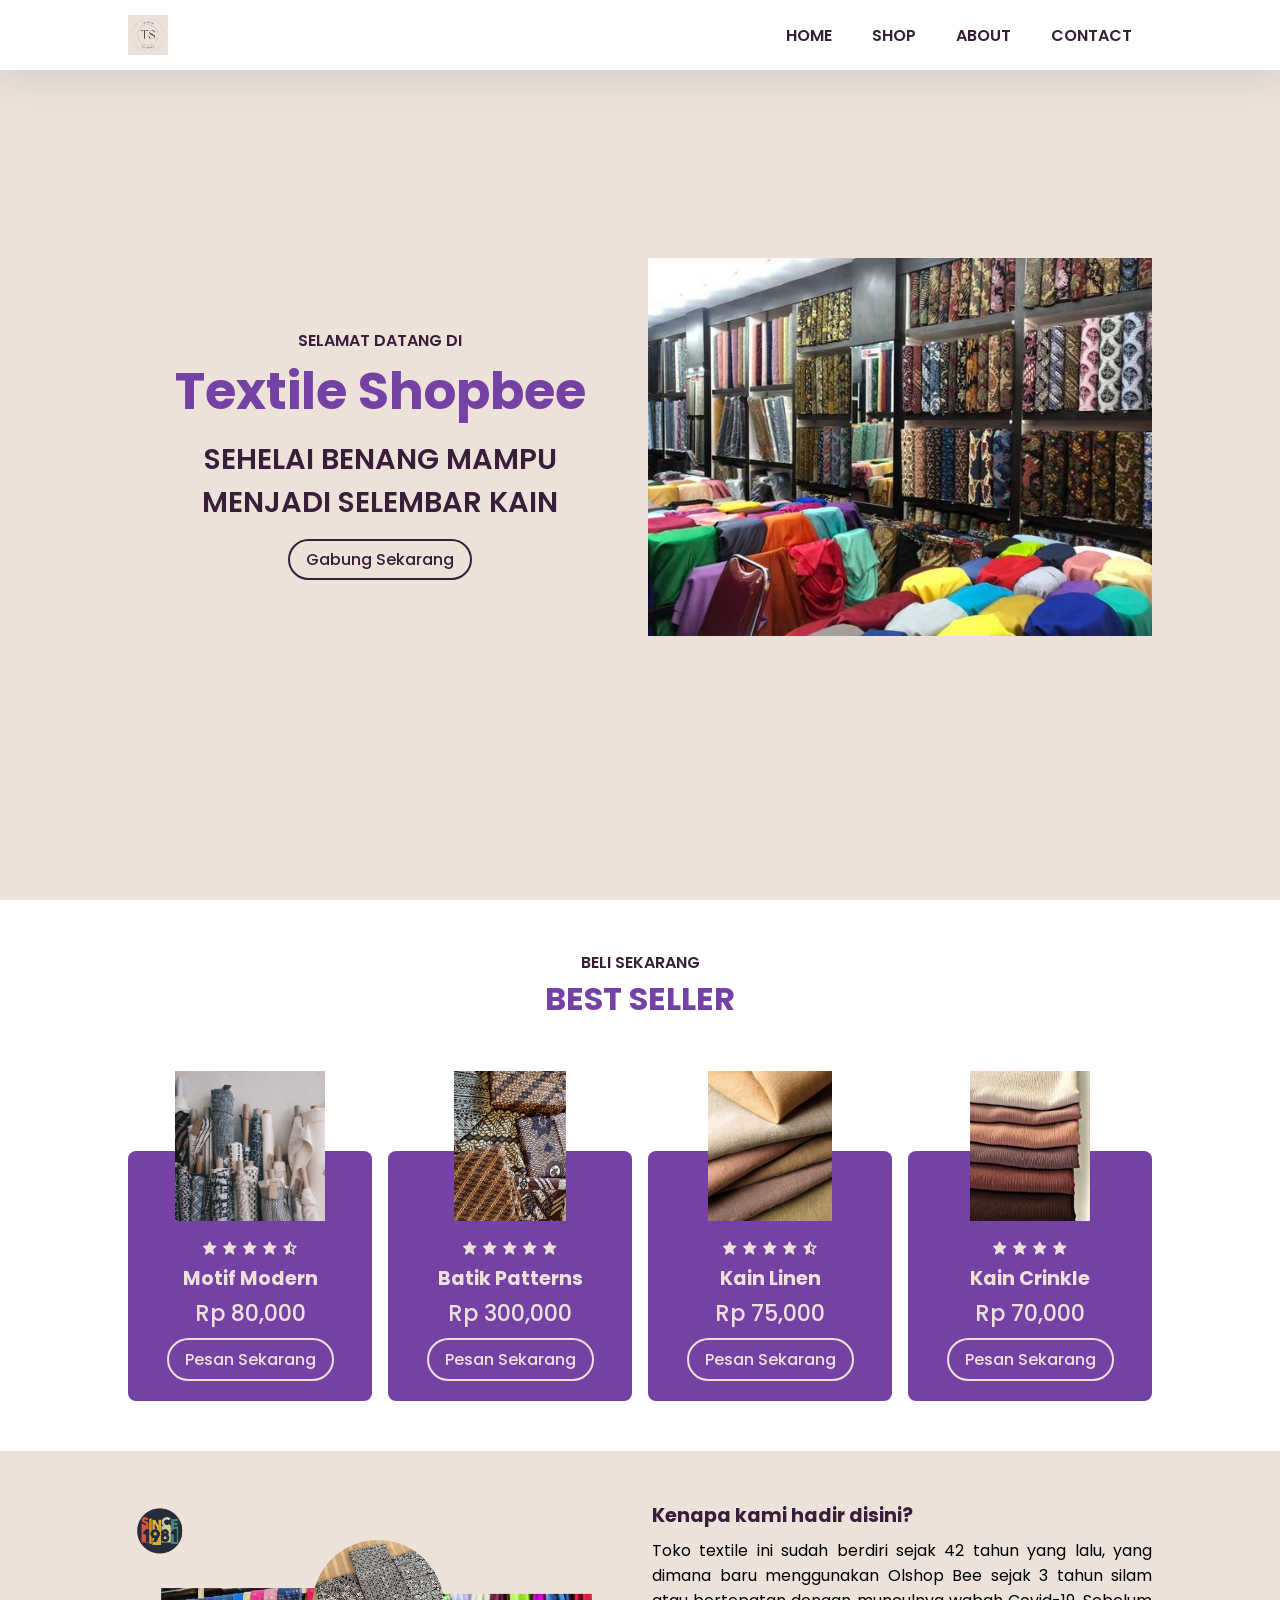
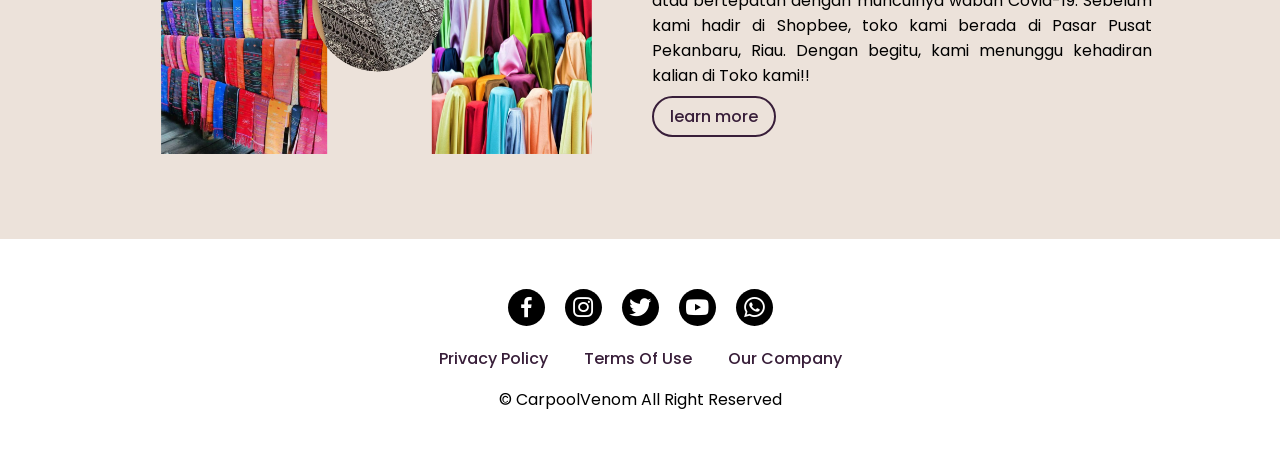
<file: index.html>
<!DOCTYPE html>
<html lang="en">
<head>
    <meta charset="UTF-8">
    <meta name="viewport" content="width=device-width, initial-scale=1.0">
    <title>Shopbee</title>

    <link rel="stylesheet" href="style.css">
    <link rel="stylesheet"
    href="https://cdn.jsdelivr.net/npm/boxicons@latest/css/boxicons.min.css">
  
</head>
<body>
    <header>
        <a href="#" class="logo"><img src="img/logo.png" alt="" ></a>
        <div class="bx bx-menu" id="menu-icon"></div>
        
        <ul class="navbar">
            <li><a href="#home">Home</a></li>
            <li><a href="#shop">Shop</a></li>
            <li><a href="#about">About</a></li>
            <li><a href="#contact">Contact</a></li>

        </ul>

    </header>
        <section class="home" id="home">
            <div class="home-text">
                <span>Selamat Datang di</span>
                <h1>Textile Shopbee</h1>
                <h2>Sehelai benang mampu <br>menjadi selembar kain</h2>
                <a href="#" class="btn">Gabung Sekarang</a>
            </div>
            <div class="home-img">
                <img src="img/textile.jpg" alt="">
            </div>
        </section>
        <section class="shop" id="shop">
            <div class="heading">
                <span>Beli Sekarang</span>
                <h1>Best seller</h1>
            </div>
            <div class="shop-container">
                <div class="box">
                    <div class="box-img">
                        <img src="img/modern.jpg" alt="">
                    </div>
                    <div class="stars">
                        <i class='bx bxs-star' ></i>
                        <i class='bx bxs-star' ></i>
                        <i class='bx bxs-star' ></i>
                        <i class='bx bxs-star' ></i>
                        <i class='bx bxs-star-half' ></i>
                    </div>
                    <h2>Motif Modern</h2>
                    <span>Rp 80,000</span>
                    <a href="#" class="btn">Pesan Sekarang</a>
                </div>
                <div class="box">
                    <div class="box-img">
                        <img src="img/Batik Patterns.jpg" alt="">
                    </div>
                    <div class="stars">
                        <i class='bx bxs-star' ></i>
                        <i class='bx bxs-star' ></i>
                        <i class='bx bxs-star' ></i>
                        <i class='bx bxs-star' ></i>
                        <i class='bx bxs-star' ></i>
                    </div>
                    <h2>Batik Patterns</h2>
                    <span>Rp 300,000</span>
                    <a href="#" class="btn">Pesan Sekarang</a>
                </div>
                <div class="box">
                    <div class="box-img">
                        <img src="img/linen.jpg" alt="">
                    </div>
                    <div class="stars">
                        <i class='bx bxs-star' ></i>
                        <i class='bx bxs-star' ></i>
                        <i class='bx bxs-star' ></i>
                        <i class='bx bxs-star' ></i>
                        <i class='bx bxs-star-half' ></i>
                    </div>
                    <h2>Kain Linen</h2>
                    <span>Rp 75,000</span>
                    <a href="#" class="btn">Pesan Sekarang</a>
                </div>
                <div class="box">
                    <div class="box-img">
                        <img src="img/crinkle.jpg" alt="">
                    </div>
                    <div class="stars">
                        <i class='bx bxs-star' ></i>
                        <i class='bx bxs-star' ></i>
                        <i class='bx bxs-star' ></i>
                        <i class='bx bxs-star' ></i>
                    </div>
                    <h2>Kain Crinkle</h2>
                    <span>Rp 70,000</span>
                    <a href="#" class="btn">Pesan Sekarang</a>
    
            </div>
        </section>
        <section class="about" id="about">
            <div class="about-img">
                <img src="img/about.png" alt="">
            </div>
            <div class="about-text">
                <h2>Kenapa kami hadir disini?</h2>
                <p>Toko textile ini sudah berdiri sejak 42 tahun yang lalu, yang dimana baru menggunakan Olshop Bee sejak 3 tahun silam atau bertepatan dengan munculnya wabah Covid-19. Sebelum kami hadir di Shopbee, toko kami berada di Pasar Pusat Pekanbaru, Riau. Dengan begitu, kami menunggu kehadiran kalian di Toko kami!!</p>
                <a href="#" class="btn">learn more</a>
            </div>
        </section>
        <section class="contact" id="contact">
            <div class="social">
                <a href="https://www.facebook.com/feby.by24?mibextid=ZbWKwL"><i class='bx bxl-facebook' ></i></a>
                <a href="https://instagram.com/febywdy.y?igshid=YmMyMTA2M2Y="><i class='bx bxl-instagram' ></i></a>
                <a href="https://x.com/Febyww6?t=rsGYaN-LZRUNnWLI70TbNA&s=09"><i class='bx bxl-twitter' ></i></a>
                <a href="https://youtube.com/@febywidya2533?si=UhQOXdgS8WMnNK0D"><i class='bx bxl-youtube' ></i></a>
                <a href="https://wa.me/62895618628970/?text=Hello"><i class='bx bxl-whatsapp'></i></a>
            </div>
            <div class="links">
                <a href="#">Privacy Policy</a>
                <a href="#">Terms Of Use</a>
                <a href="#">Our Company</a>
            </div>
            <p>&#169; CarpoolVenom All Right Reserved</p>
        </section>
        



    <script src="main.js"></script>
</body>
</html>
</file>
<file: style.css>
@import url('https://fonts.googleapis.com/css2?family=Poppins:wght@200;300;500;600;700&display=swap');
*{
    margin: 0;
    padding: 0;
    box-sizing: border-box;
    scroll-padding-top: 2rem;
    text-decoration: none;
    list-style: none;
    scroll-behavior: smooth;
    font-family: 'Poppins', sans-serif;
}
:root{
    --main-color:#7541a5;
    --second-color:#381e39;
}
section{
    padding: 50px 10%;
}
*::selection{
    color: #ffffff;
    background: var(--main-color);
}
img{
    width: 100%;
}
header{
    position: fixed;
    width: 100%;
    top: 0;
    right: 0;
    z-index: 1000;
    display: flex;
    align-items: center;
    justify-content: space-between;
    background: #ffffff;
    box-shadow: 0 4px 41px rgb(14 55 54 / 14%);
    padding: 15px 10%;
    transition: 0.2s;
}
.logo{
    display: flex;
    align-items: center;
}
.logo img{
    width: 40px;
}
.navbar{
    display: flex;
}
.navbar a{
    font-size: 1rem;
    padding: 11px 20px;
    color: var(--second-color);
    font-weight: 600;
    text-transform: uppercase;
}
.navbar a:hover{
    color:var(--main-color)
}
#menu-icon{
    font-size: 24px;
    cursor: pointer;
    z-index: 1001;
    display: none;
}
.home{
    width: 100%;
    min-height: 100vh;
    display: flex;
    flex-wrap: wrap;
    align-items: center;
    background: #ece2da;
    gap: 1rem;
    text-align: center;
}
.home-text{
    flex: 1 1 17rem;
}
.home-img{
    flex: 1 1 17rem;
}
.home-img img{
    animation: animate 3s linear infinite;
}
@keyframes animate{
    0%{
        transform: translate(-11px, 0);
    }
    50%{
        transform: translate(-0px, -11px);
    }
    100%{
    transform: translate(-11px, 0);
    }
}
.home-text span{
    font-size: 1rem;
    text-transform: uppercase;
    font-weight: 600;
    color: var(--second-color);
}
.home-text h1{
    font-size: 3.2rem;
    color: var(--main-color);
    font-weight: bolder;
}
.home-text h2{
    font-size: 1.8rem;
    font-weight: 600;
    color: var(--second-color);
    text-transform: uppercase;
    margin: 0.5rem 0 1.4rem;
}
.btn{
    padding: 7px 16px;
    border: 2px solid var(--second-color);
    border-radius: 40px;
    color: var(--second-color);
    font-weight: 500;
}
.btn:hover{
    color: #ffffff;
    background: var(--second-color);
}
.heading{
    text-align: center;
    text-transform: uppercase;
}
.heading span{
    font-size: 1rem;
    font-weight: 600;
    color: var(--second-color);
}
.heading h1{
    font-size: 2rem;
    color: var(--main-color);
}
.shop-container{
    display: flex;
    flex-wrap: wrap;
    gap: 1rem;
    margin-top: 5rem;
}
.shop-container .box{
    flex: 1 1 10rem;
    background: var(--main-color);
    padding: 20px;
    display: flex;
    text-align: center;
    flex-direction: column;
    align-items: center;
    margin-top: 3rem;
    border-radius: 0.5rem;
}
.shop-container .box .box-img{
    width: 150px;
    height: 150px;
    margin-top: -100px;
}
.shop-container .box-img img{
    width: 100%;
    height: 100%;
    object-fit: contain;
    object-position: center;
}
.stars{
    margin: 1rem 0 0.1rem;
}
.shop-container .box .stars .bx{
    color: #ece2da;
}
.shop-container .box h2{
    color: #ece2da;
    font-size: 1.2rem;
}
.shop-container .box span{
    color: #ece2db;
    font-size: 1.4rem;
    font-weight: 500;
    margin: 0.2rem 0 0.5rem;
}
.box .btn{
    border: 2px solid #ece2da;
    color: #ece2da;
}
.box .btn:hover{
    background: #ece2da;
    color: var(--second-color);
}
.about{
    display: flex;
    flex-wrap: wrap;
    background: #ece2da;
    gap: 1.5rem;
}
.about-img{
    flex: 1 1 17rem;
}
.about-text{
    flex: 1 1 17rem;
}
.about-text h2{
    font-size: 1.2rem;
    color: var(--second-color);
}
.about-text p{
    margin: 0.5rem 0 1rem;
    text-align: justify;
}
.contact{
    display: flex;
    flex-direction: column;
    align-items: center;
}
.social a{
    font-size: 27px;
    margin: 0.5rem;
}
.social a .bx{
    padding: 5px;
    color: #ffffff;
    background: #000000;
    border-radius: 50%;
}
.social a .bx:hover{
    background: var(--main-color);
}
.links{
    margin: 1rem 0 1rem;
}
.links a{
    font-size: 1rem;
    font-weight: 500;
    color: var(--second-color);
    padding: 1rem;
}
.links a:hover{
    color: var(--main-color);
}
.contact p{
    text-align: center;
}
@media (max-width:1150px){
    header{
        padding: 18px 7%;
    }
    section{
        padding: 50px 7%;
    }
    .home-text h1{
        font-size: 3rem;
    }
    .home-text h2{
        font-size: 1.5rem;
    }
}
@media (max-width:991px){
    header{
        padding: 18px 4%;
    }
    section{
        padding: 50px 4%;
    }
}
@media (max-width:768px){
    header{
        padding: 11px 4%;
    }
    #menu-icon{
        display: initial;
    }
    header .navbar{
        position: absolute;
        top: -500px;
        left: 0;
        right: 0;
        display: flex;
        flex-direction: column;
        background: #ffffff;
        box-shadow: 0 4px 4px rgb(14 55 54 / 14%);
        border-top: 2px solid var(--main-color);
        transition: 0.2s;
        text-align: left;
    }
    .navbar.active{
        top: 100%;
    }
    .navbar a{
        padding: 1.5rem;
        display: block;
        color: var(--second-color);
    }
    .home-text span{
        font-size: 0.9rem;
    }
    .home-text h1{
        font-size: 2.4rem;
    }
    .home-text h2{
        font-size: 1.2rem;
    }
}
@media (max-width:768px){
    .home-text{
        padding-top: inherit;
    }
    .shop-container .box{
        margin-top: 6rem;
    }
    .heading h1{
        font-size: 1.5rem;
    }
    .heading span{
        font-size: 0.9rem;
    }
    .about{
        flex-direction: column-reverse;
    }
}
@media (max-width:364px){
    .links{
        display: flex;
        flex-direction: column;
    }

}
</file>
